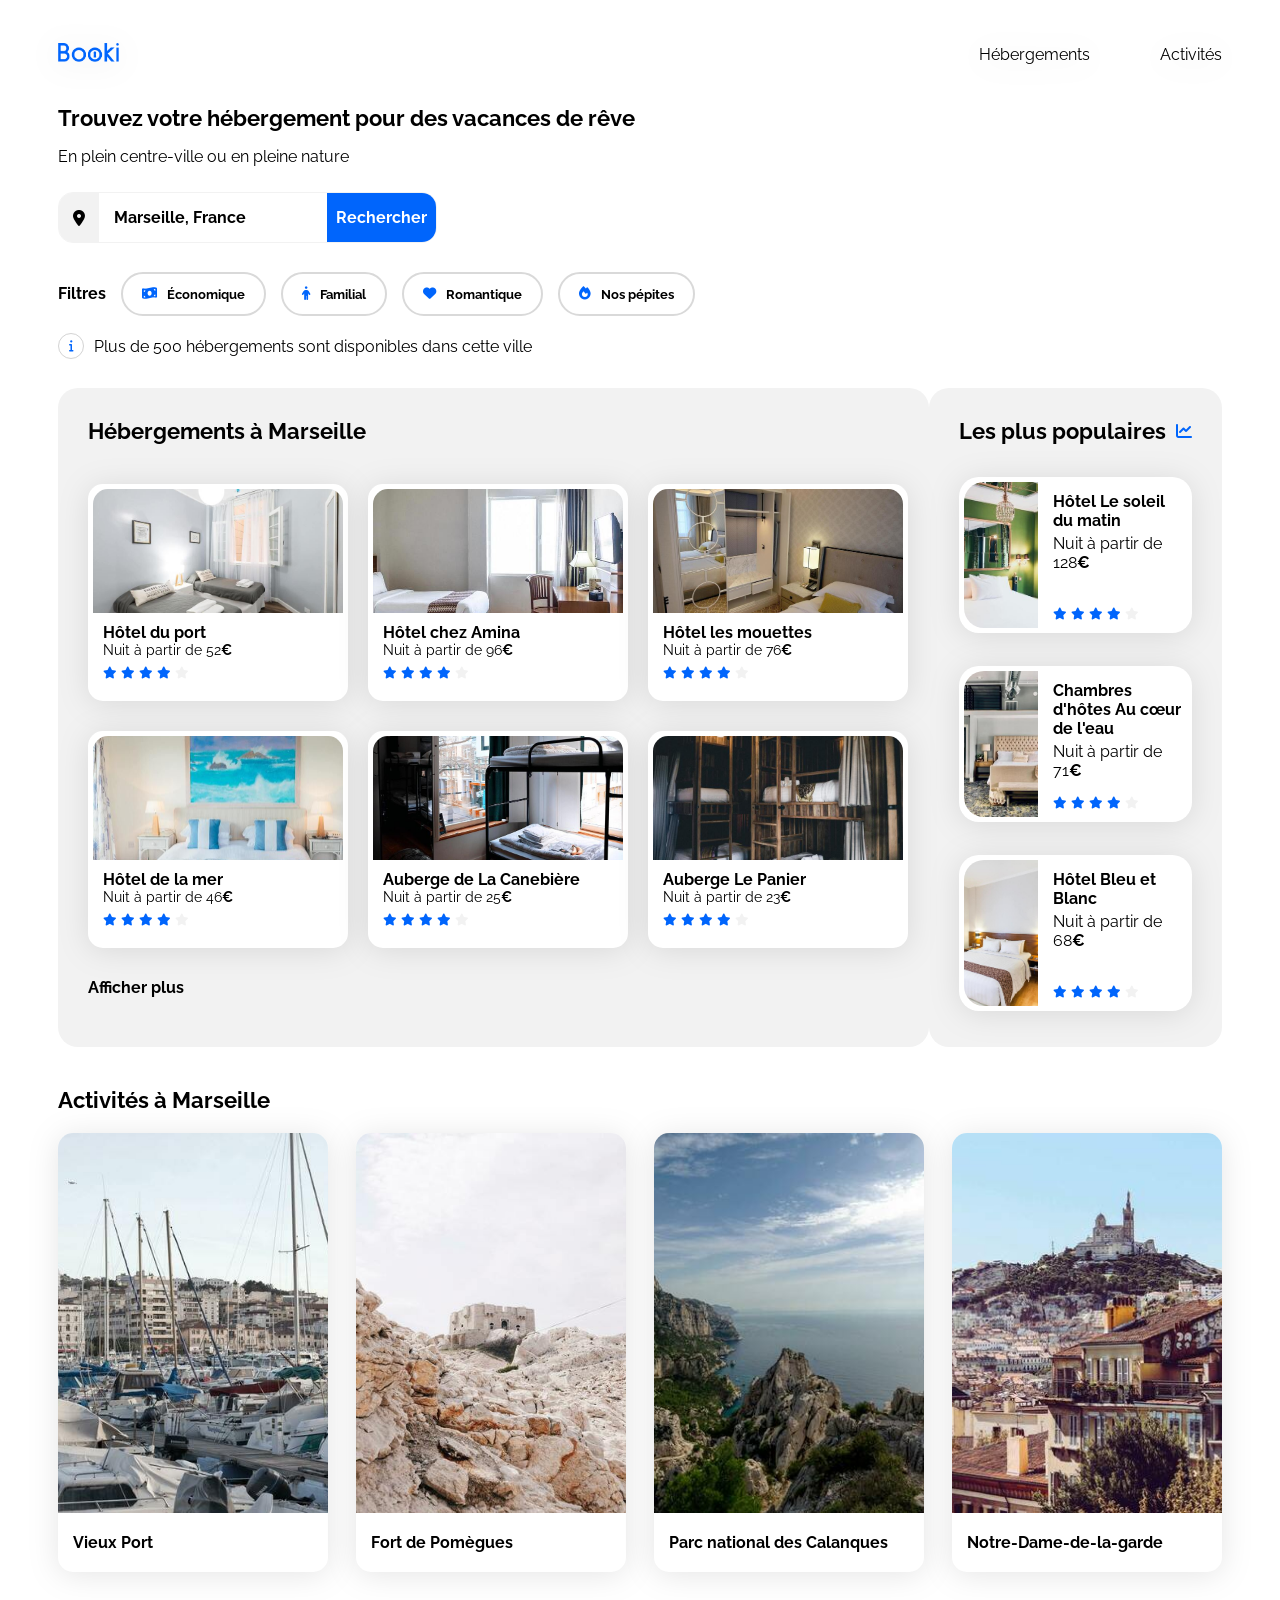
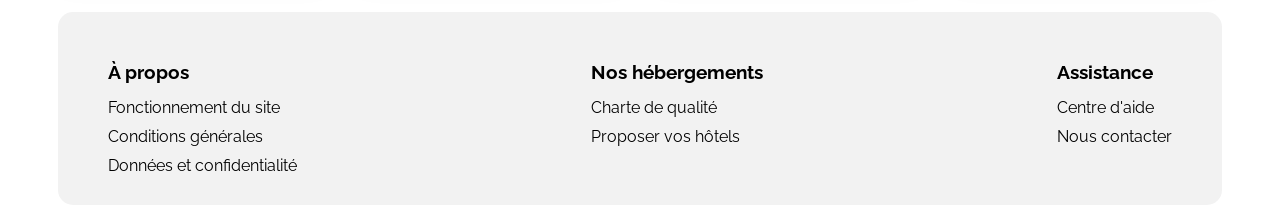
<file: index.html>
<!DOCTYPE html>
<html lang="fr">

<head>
    <meta charset="UTF-8">
    <meta name="viewport" content="width=device-width, initial-scale=1.0">
    <title>Booki</title>
    <!-- Polices Google -->
    <link rel="preconnect" href="https://fonts.googleapis.com">
    <link rel="preconnect" href="https://fonts.gstatic.com" crossorigin>
    <link href="https://fonts.googleapis.com/css2?family=Raleway:wght@400;500;700&display=swap" rel="stylesheet">
    <!-- Icônes Font Awesome -->
    <link rel="stylesheet" href="https://cdnjs.cloudflare.com/ajax/libs/font-awesome/6.2.1/css/all.min.css"
        integrity="sha512-MV7K8+y+gLIBoVD59lQIYicR65iaqukzvf/nwasF0nqhPay5w/9lJmVM2hMDcnK1OnMGCdVK+iQrJ7lzPJQd1w=="
        crossorigin="anonymous" referrerpolicy="no-referrer" >
    <!-- Feuille de style -->
    <link rel="stylesheet" href="./css/style.css">
</head>

<body>
    <div class="main-container">

        <!-- HEADER : logo + navigation -->
     <header>
            <a href="index.html">
                <img src="images/logo/Booki.png" alt="Logo booki" class="logo">
            </a>
            <nav>
                <a href="#hebergements">Hébergements</a>
                <a href="#activites">Activités</a>
            </nav>
     </header>

     <main>

            <!-- HERO : titre, barre de recherche, filtres et info -->
            <div class="hero">

                <!-- Titre et sous-titre -->
                <section class="intro">
                    <h1>Trouvez votre hébergement pour des vacances de rêve</h1>
                    <p>En plein centre-ville ou en pleine nature</p>
                </section>

                <!-- Barre de recherche -->
                <form action="#" class="search-bar">
                    <i class="fa-solid fa-location-dot" aria-hidden="true"></i>
                    <input type="text" placeholder="Marseille, France" aria-label="Rechercher une destination">
                    <i class="fa-solid fa-magnifying-glass"></i>
                    <button type="submit">Rechercher</button>
                </form>

                <!-- Boutons de filtre -->
                <div class="filtres">
                    <span>Filtres</span>
                    <button class="filtre">
                       <i class="fa-solid fa-money-bill-wave" aria-hidden="true"></i>
                        Économique
                    </button>
                    <button class="filtre">
                        <i class="fa-solid fa-person" aria-hidden="true"></i>
                        Familial
                    </button>
                    <button class="filtre">
                        <i class="fa-solid fa-heart" aria-hidden="true"></i>
                        Romantique
                    </button>
                    <button class="filtre">
                        <i class="fa-solid fa-fire" aria-hidden="true"></i>
                        Nos pépites
                    </button>
                </div>

                <!-- Info nombre de logements -->
                <div class="info">
                    <i class="fa-solid fa-info" aria-hidden="true"></i>
                    <p>Plus de 500 hébergements sont disponibles dans cette ville</p>
                </div>

            </div>

            <!-- HÉBERGEMENTS ET POPULAIRES côte à côte -->
            <div class="hebergements-and-populaires">

                <!-- Grille des hébergements -->
                <section class="hebergements" id="hebergements">
                    <div class="hebergements-title">
                        <h2 class="section-title">Hébergements à Marseille</h2>
                    </div>
                    <div class="hebergements-cards">
                        <a href="#">
                            <article class="card">
                                <img src="images/hebergements/fred-kleber.jpg" alt="Image de la chambre d'hôtel avec deux lits">
                                <div class="card-content">
                                    <div class="card-txt">
                                        <h3 class="card-title">Hôtel du port</h3>
                                        <p class="card-subtitle">Nuit à partir de 52<span class="euro">€</span></p>
                                    </div>
                                    <div class="card-rating">
                                        <i class="fa-xs fa-solid fa-star" aria-hidden="true"></i>
                                        <i class="fa-xs fa-solid fa-star" aria-hidden="true"></i>
                                        <i class="fa-xs fa-solid fa-star" aria-hidden="true"></i>
                                        <i class="fa-xs fa-solid fa-star" aria-hidden="true"></i>
                                        <i class="fa-xs fa-solid fa-star neutral-star" aria-hidden="true"></i>
                                        <span class="sr-only">Note de 4 sur 5</span>
                                    </div>
                                </div>
                            </article>
                        </a>
                        <a href="#">
                            <article class="card">
                                <img src="images/hebergements/febrian-zakaria.jpg" alt="Image de la chambre d'hôtel montrant un lit">
                                <div class="card-content">
                                    <div class="card-txt">
                                        <h3 class="card-title">Hôtel chez Amina</h3>
                                        <p class="card-subtitle">Nuit à partir de 96<span class="euro">€</span></p>
                                    </div>
                                    <div class="card-rating">
                                        <i class="fa-xs fa-solid fa-star" aria-hidden="true"></i>
                                        <i class="fa-xs fa-solid fa-star" aria-hidden="true"></i>
                                        <i class="fa-xs fa-solid fa-star" aria-hidden="true"></i>
                                        <i class="fa-xs fa-solid fa-star" aria-hidden="true"></i>
                                        <i class="fa-xs fa-solid fa-star neutral-star" aria-hidden="true"></i>
                                        <span class="sr-only">Note de 4 sur 5</span>
                                    </div>
                                </div>
                            </article>
                        </a>
                        <a href="#">
                            <article class="card">
                                <img src="images/hebergements/reisetopia.jpg" alt="Image de la chambre d'hôtel montrant un lit">
                                <div class="card-content">
                                    <div class="card-txt">
                                        <h3 class="card-title">Hôtel les mouettes</h3>
                                        <p class="card-subtitle">Nuit à partir de 76<span class="euro">€</span></p>
                                    </div>
                                    <div class="card-rating">
                                        <i class="fa-xs fa-solid fa-star" aria-hidden="true"></i>
                                        <i class="fa-xs fa-solid fa-star" aria-hidden="true"></i>
                                        <i class="fa-xs fa-solid fa-star" aria-hidden="true"></i>
                                        <i class="fa-xs fa-solid fa-star" aria-hidden="true"></i>
                                        <i class="fa-xs fa-solid fa-star neutral-star" aria-hidden="true"></i>
                                        <span class="sr-only">Note de 4 sur 5</span>
                                    </div>
                                </div>
                            </article>
                        </a>
                        <a href="#">
                            <article class="card">
                                <img src="images/hebergements/annie-spratt.jpg" alt="Image de la chambre d'hôtel montrant un lit">
                                <div class="card-content">
                                    <div class="card-txt">
                                        <h3 class="card-title">Hôtel de la mer</h3>
                                        <p class="card-subtitle">Nuit à partir de 46<span class="euro">€</span></p>
                                    </div>
                                    <div class="card-rating">
                                        <i class="fa-xs fa-solid fa-star" aria-hidden="true"></i>
                                        <i class="fa-xs fa-solid fa-star" aria-hidden="true"></i>
                                        <i class="fa-xs fa-solid fa-star" aria-hidden="true"></i>
                                        <i class="fa-xs fa-solid fa-star" aria-hidden="true"></i>
                                        <i class="fa-xs fa-solid fa-star neutral-star" aria-hidden="true"></i>
                                        <span class="sr-only">Note de 4 sur 5</span>
                                    </div>
                                </div>
                            </article>
                        </a>
                        <a href="#">
                            <article class="card">
                                <img src="images/hebergements/marcus-loke.jpg" alt="Image de la chambre d'hôtel montrant un lit">
                                <div class="card-content">
                                    <div class="card-txt">
                                        <h3 class="card-title">Auberge de La Canebière</h3>
                                        <p class="card-subtitle">Nuit à partir de 25<span class="euro">€</span></p>
                                    </div>
                                    <div class="card-rating">
                                        <i class="fa-xs fa-solid fa-star" aria-hidden="true"></i>
                                        <i class="fa-xs fa-solid fa-star" aria-hidden="true"></i>
                                        <i class="fa-xs fa-solid fa-star" aria-hidden="true"></i>
                                        <i class="fa-xs fa-solid fa-star" aria-hidden="true"></i>
                                        <i class="fa-xs fa-solid fa-star neutral-star" aria-hidden="true"></i>
                                        <span class="sr-only">Note de 4 sur 5</span>
                                    </div>
                                </div>
                            </article>
                        </a>
                        <a href="#">
                            <article class="card">
                                <img src="images/hebergements/nicate-lee.jpg" alt="Image de la chambre d'hôtel montrant un lit">
                                <div class="card-content">
                                    <div class="card-txt">
                                        <h3 class="card-title">Auberge Le Panier</h3>
                                        <p class="card-subtitle">Nuit à partir de 23<span class="euro">€</span></p>
                                    </div>
                                    <div class="card-rating">
                                        <i class="fa-xs fa-solid fa-star" aria-hidden="true"></i>
                                        <i class="fa-xs fa-solid fa-star" aria-hidden="true"></i>
                                        <i class="fa-xs fa-solid fa-star" aria-hidden="true"></i>
                                        <i class="fa-xs fa-solid fa-star" aria-hidden="true"></i>
                                        <i class="fa-xs fa-solid fa-star neutral-star" aria-hidden="true"></i>
                                        <span class="sr-only">Note de 4 sur 5</span>
                                    </div>
                                </div>
                            </article>
                        </a>
                        <a href="#" class="afficher-plus">Afficher plus</a>
                    </div>
                </section>

                <!-- Les plus populaires -->
                <section class="populaires">
                    <div class="populaires-title">
                        <h2 class="section-title">Les plus populaires</h2>
                        <i class="fa-solid fa-chart-line" aria-hidden="true"></i>
                    </div>
                    <div class="populaires-cards">
                        <a href="#">
                            <article class="card">
                                <img src="./images/hebergements/emile-guillemot.jpg" alt="Image de la chambre d'hôtel montrant un lit">
                                <div class="card-content">
                                    <div class="card-txt">
                                        <h3 class="card-title">Hôtel Le soleil du matin</h3>
                                        <p class="card-subtitle">Nuit à partir de 128<span class="euro">€</span></p>
                                    </div>
                                    <div class="card-rating">
                                        <i class="fa-xs fa-solid fa-star" aria-hidden="true"></i>
                                        <i class="fa-xs fa-solid fa-star" aria-hidden="true"></i>
                                        <i class="fa-xs fa-solid fa-star" aria-hidden="true"></i>
                                        <i class="fa-xs fa-solid fa-star" aria-hidden="true"></i>
                                        <i class="fa-xs fa-solid fa-star neutral-star" aria-hidden="true"></i>
                                        <span class="sr-only">Note de 4 sur 5</span>
                                    </div>
                                </div>
                            </article>
                        </a>
                        <a href="#">
                            <article class="card">
                                <img src="./images/hebergements/aw-creative.jpg" alt="Image de la chambre d'hôtel montrant un lit">
                                <div class="card-content">
                                    <div class="card-txt">
                                        <h3 class="card-title">Chambres d'hôtes Au cœur de l'eau</h3>
                                        <p class="card-subtitle">Nuit à partir de 71<span class="euro">€</span></p>
                                    </div>
                                    <div class="card-rating">
                                        <i class="fa-xs fa-solid fa-star" aria-hidden="true"></i>
                                        <i class="fa-xs fa-solid fa-star" aria-hidden="true"></i>
                                        <i class="fa-xs fa-solid fa-star" aria-hidden="true"></i>
                                        <i class="fa-xs fa-solid fa-star" aria-hidden="true"></i>
                                        <i class="fa-xs fa-solid fa-star neutral-star" aria-hidden="true"></i>
                                        <span class="sr-only">Note de 4 sur 5</span>
                                    </div>
                                </div>
                            </article>
                        </a>
                        <a href="#">
                            <article class="card">
                                <img src="./images/hebergements/febrian-zakaria2.jpg" alt="Image de la chambre d'hôtel montrant un lit">
                                <div class="card-content">
                                    <div class="card-txt">
                                        <h3 class="card-title">Hôtel Bleu et Blanc</h3>
                                        <p class="card-subtitle">Nuit à partir de 68<span class="euro">€</span></p>
                                    </div>
                                    <div class="card-rating">
                                        <i class="fa-xs fa-solid fa-star" aria-hidden="true"></i>
                                        <i class="fa-xs fa-solid fa-star" aria-hidden="true"></i>
                                        <i class="fa-xs fa-solid fa-star" aria-hidden="true"></i>
                                        <i class="fa-xs fa-solid fa-star" aria-hidden="true"></i>
                                        <i class="fa-xs fa-solid fa-star neutral-star" aria-hidden="true"></i>
                                        <span class="sr-only">Note de 4 sur 5</span>
                                    </div>
                                </div>
                            </article>
                        </a>
                    </div>
                </section>

            </div>

            <!-- ACTIVITÉS -->
            <section class="activites" id="activites">
                <div class="activites-title">
                    <h2 class="section-title">Activités à Marseille</h2>
                </div>
                <div class="activites-cards">
                    <a href="#">
                        <article class="card">
                            <img src="./images/activites/reno-laithienne.jpg" alt="Image du vieux port">
                            <div class="card-content">
                                <div class="card-txt">
                                    <h3 class="card-title">Vieux Port</h3>
                                </div>
                            </div>
                        </article>
                    </a>
                    <a href="#">
                        <article class="card">
                            <img src="./images/activites/paul-hermann.jpg" alt="Image du fort de Pomègues">
                            <div class="card-content">
                                <div class="card-txt">
                                    <h3 class="card-title">Fort de Pomègues</h3>
                                </div>
                            </div>
                        </article>
                    </a>
                    <a href="#">
                        <article class="card">
                            <img src="./images/activites/kilyan-sockalingum.jpg" alt="Image du parc national des Calanques">
                            <div class="card-content">
                                <div class="card-txt">
                                    <h3 class="card-title">Parc national des Calanques</h3>
                                </div>
                            </div>
                        </article>
                    </a>
                    <a href="#">
                        <article class="card">
                            <img src="./images/activites/florian-wehde.jpg" alt="Image de Notre-Dame-de-la-Garde">
                            <div class="card-content">
                                <div class="card-txt">
                                    <h3 class="card-title">Notre-Dame-de-la-garde</h3>
                                </div>
                            </div>
                        </article>
                    </a>
                </div>
            </section>

     </main>

        <!-- FOOTER : liens utiles en 3 colonnes -->
     <footer>
            <div class="footer-content">
                <div class="a-propos">
                    <h3 class="footer-title"><strong>À propos</strong></h3>
                    <ul>
                        <li><a href="#">Fonctionnement du site</a></li>
                        <li><a href="#">Conditions générales</a></li>
                        <li><a href="#">Données et confidentialité</a></li>
                    </ul>
                </div>
                <div class="nos-hebergements">
                    <h3 class="footer-title"><strong>Nos hébergements</strong></h3>
                    <ul>
                        <li><a href="#">Charte de qualité</a></li>
                        <li><a href="#">Proposer vos hôtels</a></li>
                    </ul>
                </div>
                <div class="assistance">
                    <h3 class="footer-title"><strong>Assistance</strong></h3>
                    <ul>
                        <li><a href="#">Centre d'aide</a></li>
                        <li><a href="#">Nous contacter</a></li>
                    </ul>
                </div>
            </div>
     </footer>

    </div>
</body>
</html>
</file>
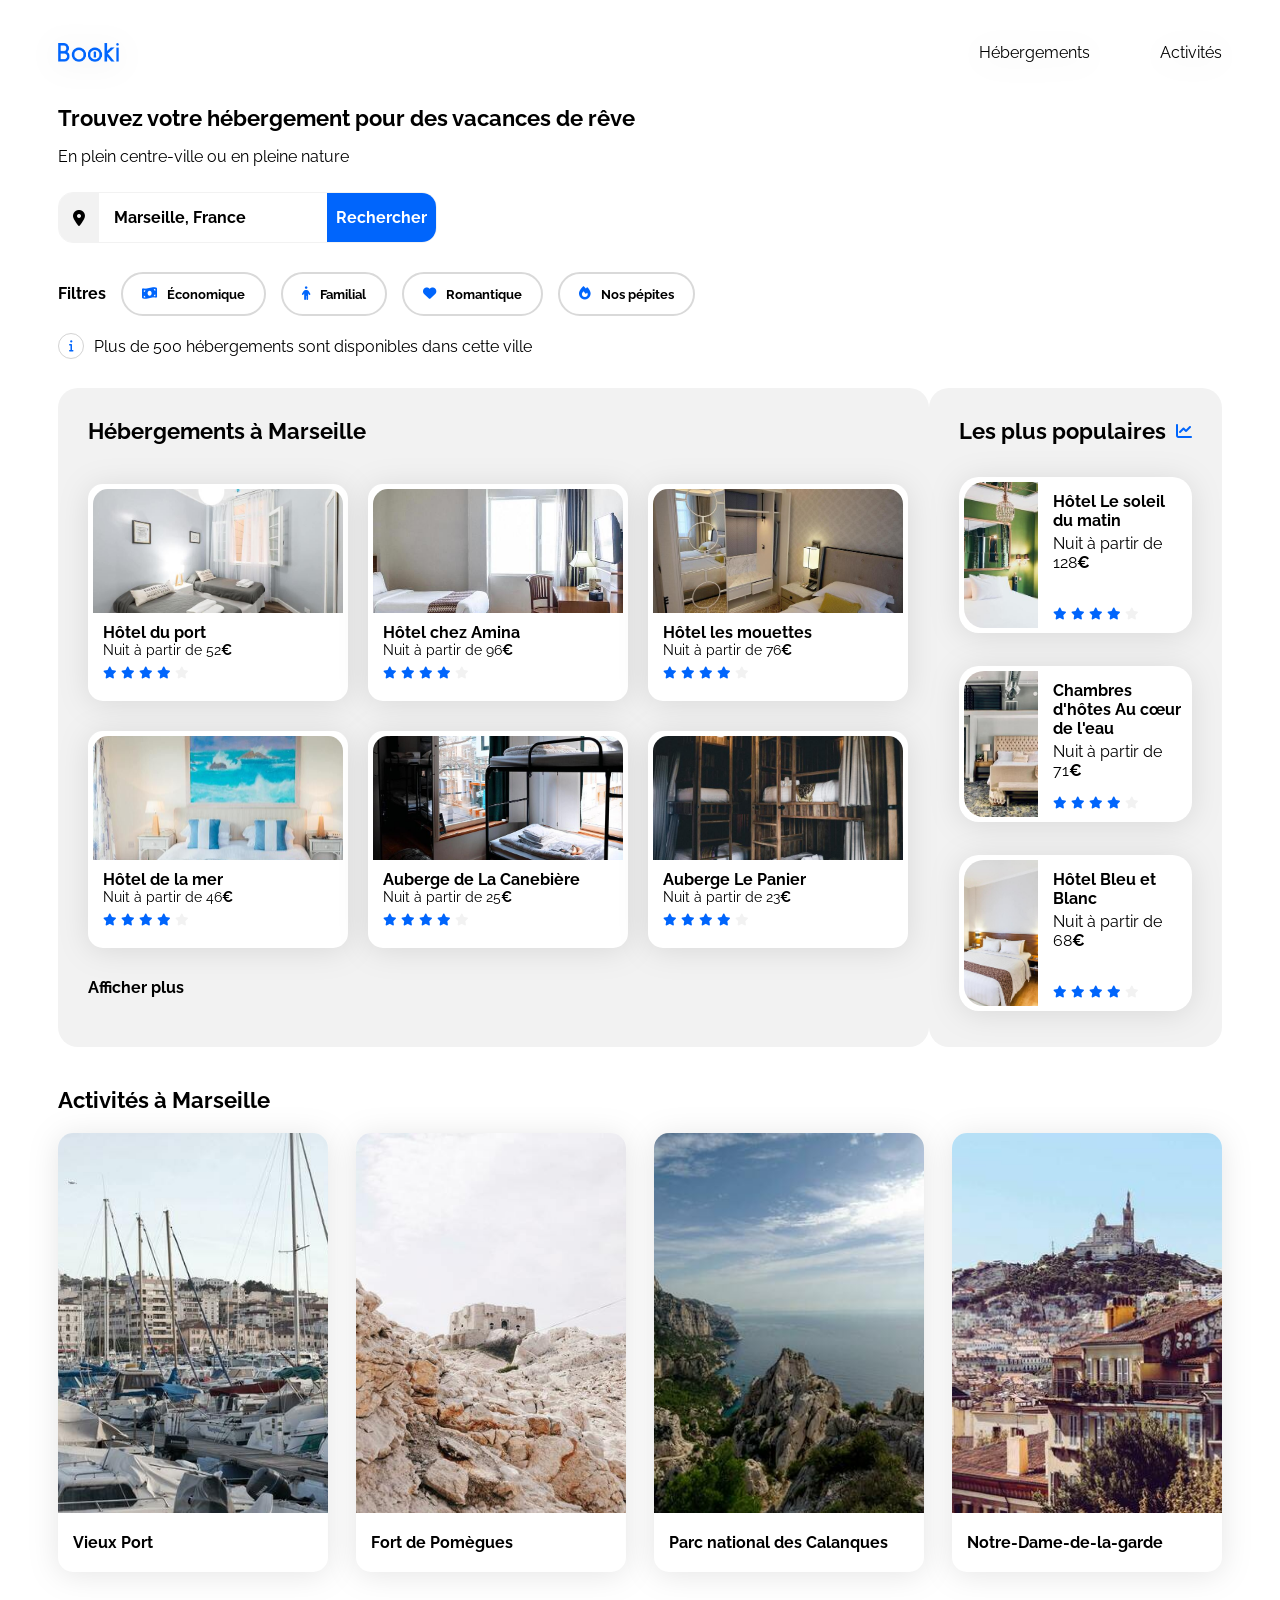
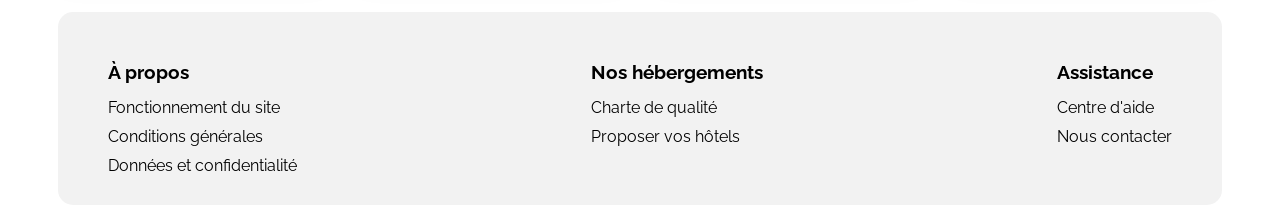
<file: booki-starter-code-master/index.html>
<!DOCTYPE html>
<html lang="fr">

<head>
    <meta charset="UTF-8">
    <meta name="viewport" content="width=device-width, initial-scale=1.0">
    <title>Booki</title>
    <!-- Polices Google -->
    <link rel="preconnect" href="https://fonts.googleapis.com">
    <link rel="preconnect" href="https://fonts.gstatic.com" crossorigin>
    <link href="https://fonts.googleapis.com/css2?family=Raleway:wght@400;500;700&display=swap" rel="stylesheet">
    <!-- Icônes Font Awesome -->
    <link rel="stylesheet" href="https://cdnjs.cloudflare.com/ajax/libs/font-awesome/6.2.1/css/all.min.css"
        integrity="sha512-MV7K8+y+gLIBoVD59lQIYicR65iaqukzvf/nwasF0nqhPay5w/9lJmVM2hMDcnK1OnMGCdVK+iQrJ7lzPJQd1w=="
        crossorigin="anonymous" referrerpolicy="no-referrer" />
    <!-- Feuille de style -->
    <link rel="stylesheet" href="./css/style.css">
</head>

<body>
    <div class="main-container">

        <!-- HEADER : logo + navigation -->
     <header>
            <a href="index.html">
                <img src="images/logo/Booki.png" alt="Logo booki" class="logo">
            </a>
            <nav>
                <a href="#hebergements">Hébergements</a>
                <a href="#activites">Activités</a>
            </nav>
     </header>

     <main>

            <!-- HERO : titre, barre de recherche, filtres et info -->
            <div class="hero">

                <!-- Titre et sous-titre -->
                <section class="intro">
                    <h1>Trouvez votre hébergement pour des vacances de rêve</h1>
                    <p>En plein centre-ville ou en pleine nature</p>
                </section>

                <!-- Barre de recherche -->
                <form action="#" class="search-bar">
                    <i class="fa-solid fa-location-dot" aria-hidden="true"></i>
                    <input type="text" placeholder="Marseille, France" aria-label="Rechercher une destination">
                    <i class="fa-solid fa-magnifying-glass"></i>
                    <button type="submit">Rechercher</button>
                </form>

                <!-- Boutons de filtre -->
                <div class="filtres">
                    <span>Filtres</span>
                    <button class="filtre">
                       <i class="fa-solid fa-money-bill-wave"aria-hidden="true"></i>
                        Économique
                    </button>
                    <button class="filtre">
                        <i class="fa-solid fa-person" aria-hidden="true"></i>
                        Familial
                    </button>
                    <button class="filtre">
                        <i class="fa-solid fa-heart" aria-hidden="true"></i>
                        Romantique
                    </button>
                    <button class="filtre">
                        <i class="fa-solid fa-fire" aria-hidden="true"></i>
                        Nos pépites
                    </button>
                </div>

                <!-- Info nombre de logements -->
                <div class="info">
                    <i class="fa-solid fa-info" aria-hidden="true"></i>
                    <p>Plus de 500 hébergements sont disponibles dans cette ville</p>
                </div>

            </div>

            <!-- HÉBERGEMENTS ET POPULAIRES côte à côte -->
            <div class="hebergements-and-populaires">

                <!-- Grille des hébergements -->
                <section class="hebergements" id="hebergements">
                    <div class="hebergements-title">
                        <h2 class="section-title">Hébergements à Marseille</h2>
                    </div>
                    <div class="hebergements-cards">
                        <a href="#">
                            <article class="card">
                                <img src="images/hebergements/fred-kleber.jpg" alt="Image de la chambre d'hôtel avec deux lits">
                                <div class="card-content">
                                    <div class="card-txt">
                                        <h3 class="card-title">Hôtel du port</h3>
                                        <p class="card-subtitle">Nuit à partir de 52<span class="euro">€</span></p>
                                    </div>
                                    <div class="card-rating">
                                        <i class="fa-xs fa-solid fa-star" aria-hidden="true"></i>
                                        <i class="fa-xs fa-solid fa-star" aria-hidden="true"></i>
                                        <i class="fa-xs fa-solid fa-star" aria-hidden="true"></i>
                                        <i class="fa-xs fa-solid fa-star" aria-hidden="true"></i>
                                        <i class="fa-xs fa-solid fa-star neutral-star" aria-hidden="true"></i>
                                        <span class="sr-only">Note de 4 sur 5</span>
                                    </div>
                                </div>
                            </article>
                        </a>
                        <a href="#">
                            <article class="card">
                                <img src="images/hebergements/febrian-zakaria.jpg" alt="Image de la chambre d'hôtel montrant un lit">
                                <div class="card-content">
                                    <div class="card-txt">
                                        <h3 class="card-title">Hôtel chez Amina</h3>
                                        <p class="card-subtitle">Nuit à partir de 96<span class="euro">€</span></p>
                                    </div>
                                    <div class="card-rating">
                                        <i class="fa-xs fa-solid fa-star" aria-hidden="true"></i>
                                        <i class="fa-xs fa-solid fa-star" aria-hidden="true"></i>
                                        <i class="fa-xs fa-solid fa-star" aria-hidden="true"></i>
                                        <i class="fa-xs fa-solid fa-star" aria-hidden="true"></i>
                                        <i class="fa-xs fa-solid fa-star neutral-star" aria-hidden="true"></i>
                                        <span class="sr-only">Note de 4 sur 5</span>
                                    </div>
                                </div>
                            </article>
                        </a>
                        <a href="#">
                            <article class="card">
                                <img src="images/hebergements/reisetopia.jpg" alt="Image de la chambre d'hôtel montrant un lit">
                                <div class="card-content">
                                    <div class="card-txt">
                                        <h3 class="card-title">Hôtel les mouettes</h3>
                                        <p class="card-subtitle">Nuit à partir de 76<span class="euro">€</span></p>
                                    </div>
                                    <div class="card-rating">
                                        <i class="fa-xs fa-solid fa-star" aria-hidden="true"></i>
                                        <i class="fa-xs fa-solid fa-star" aria-hidden="true"></i>
                                        <i class="fa-xs fa-solid fa-star" aria-hidden="true"></i>
                                        <i class="fa-xs fa-solid fa-star" aria-hidden="true"></i>
                                        <i class="fa-xs fa-solid fa-star neutral-star" aria-hidden="true"></i>
                                        <span class="sr-only">Note de 4 sur 5</span>
                                    </div>
                                </div>
                            </article>
                        </a>
                        <a href="#">
                            <article class="card">
                                <img src="images/hebergements/annie-spratt.jpg" alt="Image de la chambre d'hôtel montrant un lit">
                                <div class="card-content">
                                    <div class="card-txt">
                                        <h3 class="card-title">Hôtel de la mer</h3>
                                        <p class="card-subtitle">Nuit à partir de 46<span class="euro">€</span></p>
                                    </div>
                                    <div class="card-rating">
                                        <i class="fa-xs fa-solid fa-star" aria-hidden="true"></i>
                                        <i class="fa-xs fa-solid fa-star" aria-hidden="true"></i>
                                        <i class="fa-xs fa-solid fa-star" aria-hidden="true"></i>
                                        <i class="fa-xs fa-solid fa-star" aria-hidden="true"></i>
                                        <i class="fa-xs fa-solid fa-star neutral-star" aria-hidden="true"></i>
                                        <span class="sr-only">Note de 4 sur 5</span>
                                    </div>
                                </div>
                            </article>
                        </a>
                        <a href="#">
                            <article class="card">
                                <img src="images/hebergements/marcus-loke.jpg" alt="Image de la chambre d'hôtel montrant un lit">
                                <div class="card-content">
                                    <div class="card-txt">
                                        <h3 class="card-title">Auberge de La Canebière</h3>
                                        <p class="card-subtitle">Nuit à partir de 25<span class="euro">€</span></p>
                                    </div>
                                    <div class="card-rating">
                                        <i class="fa-xs fa-solid fa-star" aria-hidden="true"></i>
                                        <i class="fa-xs fa-solid fa-star" aria-hidden="true"></i>
                                        <i class="fa-xs fa-solid fa-star" aria-hidden="true"></i>
                                        <i class="fa-xs fa-solid fa-star" aria-hidden="true"></i>
                                        <i class="fa-xs fa-solid fa-star neutral-star" aria-hidden="true"></i>
                                        <span class="sr-only">Note de 4 sur 5</span>
                                    </div>
                                </div>
                            </article>
                        </a>
                        <a href="#">
                            <article class="card">
                                <img src="images/hebergements/nicate-lee.jpg" alt="Image de la chambre d'hôtel montrant un lit">
                                <div class="card-content">
                                    <div class="card-txt">
                                        <h3 class="card-title">Auberge Le Panier</h3>
                                        <p class="card-subtitle">Nuit à partir de 23<span class="euro">€</span></p>
                                    </div>
                                    <div class="card-rating">
                                        <i class="fa-xs fa-solid fa-star" aria-hidden="true"></i>
                                        <i class="fa-xs fa-solid fa-star" aria-hidden="true"></i>
                                        <i class="fa-xs fa-solid fa-star" aria-hidden="true"></i>
                                        <i class="fa-xs fa-solid fa-star" aria-hidden="true"></i>
                                        <i class="fa-xs fa-solid fa-star neutral-star" aria-hidden="true"></i>
                                        <span class="sr-only">Note de 4 sur 5</span>
                                    </div>
                                </div>
                            </article>
                        </a>
                        <a href="#" class="afficher-plus">Afficher plus</a>
                    </div>
                </section>

                <!-- Les plus populaires -->
                <section class="populaires">
                    <div class="populaires-title">
                        <h2 class="section-title">Les plus populaires</h2>
                        <i class="fa-solid fa-chart-line" aria-hidden="true"></i>
                    </div>
                    <div class="populaires-cards">
                        <a href="#">
                            <article class="card">
                                <img src="./images/hebergements/emile-guillemot.jpg" alt="Image de la chambre d'hôtel montrant un lit">
                                <div class="card-content">
                                    <div class="card-txt">
                                        <h3 class="card-title">Hôtel Le soleil du matin</h3>
                                        <p class="card-subtitle">Nuit à partir de 128<span class="euro">€</span></p>
                                    </div>
                                    <div class="card-rating">
                                        <i class="fa-xs fa-solid fa-star" aria-hidden="true"></i>
                                        <i class="fa-xs fa-solid fa-star" aria-hidden="true"></i>
                                        <i class="fa-xs fa-solid fa-star" aria-hidden="true"></i>
                                        <i class="fa-xs fa-solid fa-star" aria-hidden="true"></i>
                                        <i class="fa-xs fa-solid fa-star neutral-star" aria-hidden="true"></i>
                                        <span class="sr-only">Note de 4 sur 5</span>
                                    </div>
                                </div>
                            </article>
                        </a>
                        <a href="#">
                            <article class="card">
                                <img src="./images/hebergements/aw-creative.jpg" alt="Image de la chambre d'hôtel montrant un lit">
                                <div class="card-content">
                                    <div class="card-txt">
                                        <h3 class="card-title">Chambres d'hôtes Au cœur de l'eau</h3>
                                        <p class="card-subtitle">Nuit à partir de 71<span class="euro">€</span></p>
                                    </div>
                                    <div class="card-rating">
                                        <i class="fa-xs fa-solid fa-star" aria-hidden="true"></i>
                                        <i class="fa-xs fa-solid fa-star" aria-hidden="true"></i>
                                        <i class="fa-xs fa-solid fa-star" aria-hidden="true"></i>
                                        <i class="fa-xs fa-solid fa-star" aria-hidden="true"></i>
                                        <i class="fa-xs fa-solid fa-star neutral-star" aria-hidden="true"></i>
                                        <span class="sr-only">Note de 4 sur 5</span>
                                    </div>
                                </div>
                            </article>
                        </a>
                        <a href="#">
                            <article class="card">
                                <img src="./images/hebergements/febrian-zakaria2.jpg" alt="Image de la chambre d'hôtel montrant un lit">
                                <div class="card-content">
                                    <div class="card-txt">
                                        <h3 class="card-title">Hôtel Bleu et Blanc</h3>
                                        <p class="card-subtitle">Nuit à partir de 68<span class="euro">€</span></p>
                                    </div>
                                    <div class="card-rating">
                                        <i class="fa-xs fa-solid fa-star" aria-hidden="true"></i>
                                        <i class="fa-xs fa-solid fa-star" aria-hidden="true"></i>
                                        <i class="fa-xs fa-solid fa-star" aria-hidden="true"></i>
                                        <i class="fa-xs fa-solid fa-star" aria-hidden="true"></i>
                                        <i class="fa-xs fa-solid fa-star neutral-star" aria-hidden="true"></i>
                                        <span class="sr-only">Note de 4 sur 5</span>
                                    </div>
                                </div>
                            </article>
                        </a>
                    </div>
                </section>

            </div>

            <!-- ACTIVITÉS -->
            <section class="activites" id="activites">
                <div class="activites-title">
                    <h2 class="section-title">Activités à Marseille</h2>
                </div>
                <div class="activites-cards">
                    <a href="#">
                        <article class="card">
                            <img src="./images/activites/reno-laithienne.jpg" alt="Image du vieux port">
                            <div class="card-content">
                                <div class="card-txt">
                                    <h3 class="card-title">Vieux Port</h3>
                                </div>
                            </div>
                        </article>
                    </a>
                    <a href="#">
                        <article class="card">
                            <img src="./images/activites/paul-hermann.jpg" alt="Image du fort de Pomègues">
                            <div class="card-content">
                                <div class="card-txt">
                                    <h3 class="card-title">Fort de Pomègues</h3>
                                </div>
                            </div>
                        </article>
                    </a>
                    <a href="#">
                        <article class="card">
                            <img src="./images/activites/kilyan-sockalingum.jpg" alt="Image du parc national des Calanques">
                            <div class="card-content">
                                <div class="card-txt">
                                    <h3 class="card-title">Parc national des Calanques</h3>
                                </div>
                            </div>
                        </article>
                    </a>
                    <a href="#">
                        <article class="card">
                            <img src="./images/activites/florian-wehde.jpg" alt="Image de Notre-Dame-de-la-Garde">
                            <div class="card-content">
                                <div class="card-txt">
                                    <h3 class="card-title">Notre-Dame-de-la-garde</h3>
                                </div>
                            </div>
                        </article>
                    </a>
                </div>
            </section>

     </main>

        <!-- FOOTER : liens utiles en 3 colonnes -->
     <footer>
            <div class="footer-content">
                <div class="a-propos">
                    <h3 class="footer-title"><strong>À propos</strong></h3>
                    <ul>
                        <li><a href="#">Fonctionnement du site</a></li>
                        <li><a href="#">Conditions générales</a></li>
                        <li><a href="#">Données et confidentialité</a></li>
                    </ul>
                </div>
                <div class="nos-hebergements">
                    <h3 class="footer-title"><strong>Nos hébergements</strong></h3>
                    <ul>
                        <li><a href="#">Charte de qualité</a></li>
                        <li><a href="#">Proposer vos hôtels</a></li>
                    </ul>
                </div>
                <div class="assistance">
                    <h3 class="footer-title"><strong>Assistance</strong></h3>
                    <ul>
                        <li><a href="#">Centre d'aide</a></li>
                        <li><a href="#">Nous contacter</a></li>
                    </ul>
                </div>
            </div>
     </footer>

    </div>
</body>
</html>
</file>
<file: css/style.css>
/****** Variables et reset général ***********/

* {
    font-family: 'Raleway', sans-serif;
}

:root {
    --main-color: #0065FC;
    --main-bg-color: #F2F2F2;
    --filter-bg-color: #DEEBFF;
}

body {
    display: flex;
    justify-content: center;
    background-color: white;
}

/* Supprime la décoration des liens */
a {
    color: inherit;
    text-decoration: none;
}

/* Couleur bleue sur toutes les icônes Font Awesome */
.fa-solid {
    color: var(--main-color);
}

/* Étoile grisée pour la note */
.neutral-star {
    color: var(--main-bg-color);
}

/* Symbole euro en gras */
.euro {
    font-weight: 700;
}


/****** Conteneur principal ***********/

.main-container {
    width: 100%;
    max-width: 1440px;
    min-width: 320px;
    padding: 0 50px;
    box-sizing: border-box;
    font-family: 'Raleway', sans-serif;
}

/* Taille du logo */
.main-container img {
    display: flex;
    padding-top: 10px;
    width: 61px;
    height: 19px;
}


/****** Header ***********/

header {
    display: flex;
    flex-direction: row;
    justify-content: space-between;
    align-items: center;
    width: 100%;
    height: 79px;
    padding: 20px 0px;
    box-sizing: border-box;
    filter: drop-shadow(0px 3px 15px rgba(0, 0, 0, 0.1));
}

nav {
    display: flex;
    flex-direction: row;
    gap: 70px;
}

nav a {
    font-size: 16px;
    padding-bottom: 5px;
    padding-top: 15px;
    border-top: transparent 3px solid;
}

/* Soulignement bleu en haut au survol */
nav a:hover {
    color: #0065FC;
    border-top: #0065FC 3px solid;
    gap: 10px;
}


/****** Hero — titre et sous-titre ***********/

.intro {
    font-size: 16px;
    font-weight: 400;
}

.intro h1 {
    font-size: 22px;
    font-weight: bold;
    padding: 0;
    margin-bottom: 0px;
}

.intro p {
    padding-bottom: 10px;
}


/****** Hero — barre de recherche ***********/

.search-bar {
    display: flex;
    align-items: center;
    border: 1px solid #F2F2F2;
    border-radius: 15px;
    overflow: hidden;
    width: 377px;
    height: 49px;
    margin-top: auto;
}

/* Icône lieu à gauche */
.search-bar i {
    background-color: #F2F2F2;
    color: #000000;
    height: 100%;
    width: 50px;
    display: flex;
    align-items: center;
    justify-content: center;
}

/* Loupe cachée sur desktop, visible uniquement sur mobile */
.search-bar i.fa-magnifying-glass {
    display: none;
}

.search-bar input {
    border: none;
    outline: none;
    font-size: 16px;
    flex: 1;
    padding: 0 15px;
}

.search-bar input::placeholder {
    color: #000000;
    font-weight: bold;
}

.search-bar button {
    background-color: #0065FC;
    color: white;
    border: none;
    font-family: 'Raleway', sans-serif;
    font-size: 16px;
    font-weight: bold;
    width: 132px;
    height: 100%;
}


/****** Hero — filtres de recherche ***********/

.filtres {
    display: flex;
    flex-direction: row;
    gap: 15px;
    align-items: center;
    margin-top: 40px;
    margin-bottom: 20px;
    height: 21px;
}

.filtres span {
    font-weight: bold;
}

.filtres button {
    color: #000000;
    background-color: white;
    display: flex;
    align-items: center;
    font-family: 'Raleway', sans-serif;
    font-weight: bold;
    border: 2px solid #D9D9D9;
    padding: 12px 19px;
    border-radius: 25px;
    gap: 10px;
}

/* Fond bleu clair au survol */
.filtres button:hover {
    background-color: #DEEBFF;
}


/****** Hero — info nombre de logements ***********/

.info {
    display: flex;
    flex-direction: row;
    align-items: center;
    height: 24px;
    margin-top: 30px;
    margin-bottom: 30px;
    gap: 10px;
}

/* Icône info dans un cercle */
.info .fa-solid {
    background-color: white;
    border-radius: 50%;
    border: 1px solid lightgrey;
    width: 24px;
    height: 24px;
    display: flex;
    align-items: center;
    justify-content: center;
    font-size: 12px;
    flex-shrink: 0;
}

.info p {
    padding-left: 0;
}


/****** Style commun des cards ***********/

.card {
    background-color: white;
    border-radius: 20px;
    padding: 5px;
    filter: drop-shadow(0px 3px 15px rgba(0, 0, 0, 0.1));
}

.card img {
    object-fit: cover;
}

.card-title {
    font-size: 16px;
}

/* Titres de section partagés entre hébergements et activités */
.section-title {
    margin: 0;
    font-size: 22px;
}


/****** Hébergements et Populaires — mise en page côte à côte ***********/

.hebergements-and-populaires {
    display: flex;
    justify-content: space-between;
}

.hebergements-and-populaires section {
    background-color: var(--main-bg-color);
    border-radius: 20px;
    padding: 30px;
    box-sizing: border-box;
}


/****** Section hébergements ***********/

.hebergements {
    background-color: #F2F2F2;
    width: 871px;
    padding: 20px;
    border-radius: 15px;
}

.hebergements-title {
    font-weight: bold;
    font-size: 22px;
    margin-bottom: 20px;
}

/* Grille sur 3 colonnes */
.hebergements-cards {
    display: grid;
    grid-template-columns: 1fr 1fr 1fr;
    gap: 20px;
    padding-top: 10px;
    padding-bottom: 20px;
}

.hebergements-cards .card {
    width: 250px;
    height: 207px;
    border-radius: 15px;
    overflow: hidden;
}

.hebergements-cards img {
    width: 100%;
    height: 124px;
    object-fit: cover;
    border-radius: 15px 15px 0px 0px;
    padding: 0;
}

.hebergements-cards .card-content {
    display: flex;
    flex-direction: column;
    padding: 10px;
    gap: 5px;
}

.hebergements-cards .card-title {
    font-size: 16px;
    font-weight: 700;
    margin: 0;
}

.hebergements-cards .card-subtitle {
    font-size: 14px;
    margin: 0;
}

.hebergements-cards a {
    padding-top: 10px;
}

.afficher-plus {
    font-weight: bold;
}


/****** Section populaires ***********/

.populaires {
    width: 32%;
}

/* Titre avec icône tendance à droite */
.populaires-title {
    display: flex;
    justify-content: space-between;
    align-items: center;
}

.populaires-cards .card {
    display: flex;
    margin-top: 33px;
    height: 146px;
    border-radius: 20px;
    overflow: hidden;
}

.populaires-cards img {
    width: 33%;
    height: 146px;
    border-top-left-radius: 20px;
    border-bottom-left-radius: 20px;
    padding: 0;
}

.populaires-cards .card-content {
    width: 67%;
    padding-left: 15px;
    display: flex;
    flex-direction: column;
    justify-content: space-between;
    box-sizing: border-box;
}

.populaires-cards .card-title {
    margin-top: 10px;
    margin-bottom: 4px;
}

.populaires-cards .card-subtitle {
    margin: 0;
}

.populaires-cards .card-rating {
    margin-bottom: 5px;
}


/****** Section activités ***********/

.activites {
    margin-top: 40px;
    margin-bottom: 40px;
}

.activites-title h2 {
    font-weight: bold;
    font-size: 22px;
    margin-top: 20px;
    margin-bottom: 20px;
}

/* Grille sur 4 colonnes */
.activites-cards {
    display: grid;
    grid-template-columns: repeat(4, 1fr);
    gap: 27.5px;
}

.activites-cards .card {
    height: 439px;
    width: 100%;
    border-radius: 15px;
    overflow: hidden;
    padding: 0;
    filter: drop-shadow(0px 3px 15px rgba(0, 0, 0, 0.1));
}

.activites-cards .card img {
    width: 100%;
    height: 380px;
    object-fit: cover;
    border-radius: 0;
    padding: 0;
}

.activites-cards .card-content {
    display: flex;
    align-items: center;
    padding-left: 15px;
    height: 59px;
}


/****** Footer ***********/

footer {
    background-color: #F2F2F2;
    padding: 30px 50px;
    border-radius: 15px;
    margin-top: 40px;
}

/* 3 colonnes côte à côte */
.footer-content {
    display: flex;
    justify-content: space-between;
}

footer ul {
    list-style: none;
    padding: 0;
    margin: 0;
}

footer ul li {
    margin-top: 10px;
}

footer h3 {
    margin-bottom: 15px;
}


/****** Media queries ***********/

/* Tablette — jusqu'à 1024px */
@media (max-width: 1024px) {

    .filtres {
        flex-wrap: wrap;
        height: auto;
        gap: 10px;
    }

    .filtres span {
        width: 100%;
        font-weight: bold;
        font-size: 18px;
        padding-bottom: 10px;
    }

    .filtres button {
        height: 40px;
        width: auto;
    }

    /* Hébergements et populaires passent en colonne */
    .hebergements-and-populaires {
        flex-direction: column;
    }

    .hebergements {
        width: 100%;
    }

    .hebergements-cards {
        width: 100%;
    }

    .hebergements-cards .card {
        width: 100%;
    }

    /* Populaires en ligne sur tablette */
    .populaires {
        width: 100%;
        margin-top: 50px;
    }

    .populaires-cards {
        display: flex;
        flex-direction: row;
        justify-content: space-between;
    }

    .populaires-cards a {
        width: 30%;
    }

    .populaires-cards .card-title {
        font-size: 14px;
    }

    .populaires-cards .card-subtitle {
        font-size: 13px;
    }

    /* Images activités plus petites */
    .activites-cards .card {
        height: auto;
    }

    .activites-cards .card-content {
        height: 70px;
    }

    .activites-cards .card img {
        height: 200px;
    }
}

/* Mobile — moins de 768px */
@media (max-width: 767.98px) {

    * {
        box-sizing: border-box;
    }
    body {
        margin: 0;
    }
    .main-container {
        padding: 0;
        width: 100%;
    }

    .main-container img {
        padding-top: 0;
    }

    /* Header en colonne, logo puis nav */
    header {
        flex-direction: column;
        align-items: center;
        height: auto;
        padding: 20px 0 0 0;
    }

    /* Nav pleine largeur avec bordure grise en bas */
    nav {
        width: 100%;
        padding-top: 0;
        margin-top: 15px;
        justify-content: space-around;
        gap: 0;
        border-bottom: 3px solid #F2F2F2;
    }

    nav a {
        flex: 1;
        text-align: center;
        padding: 15px 0;
        border-bottom: none;
        margin-bottom: -3px;
        border-bottom: transparent 3px solid;
    }

    /* Survol : bordure bleue en bas sur mobile */
    nav a:hover {
        border-top: none;
        border-bottom: 3px solid #0065FC;
        color: #0065FC;
    }

    .hero {
        padding: 20px;
        width: 100%;
        padding-bottom: 0px;
    }

    /* Barre de recherche pleine largeur */
    .search-bar {
        width: 100%;
        height: 49px;
        overflow: visible;
    }

    /* Bouton "Rechercher" caché, remplacé par la loupe bleue */
    .search-bar button {
        display: none;
    }

    .search-bar i.fa-magnifying-glass {
        display: flex;
        color: white;
        background-color: #0065FC;
        border-radius: 15px;
        height: 49px;
        width: 49px;
        margin-left: auto;
        align-items: center;
        justify-content: center;
        box-shadow: 0px 5px 20px rgba(1, 10, 24, 0.5);
    }
    .search-bar i.fa-location-dot {
        border-radius: 15px 0 0 15px;
    }
    /* Filtres sur 2 colonnes */
    .filtres {
        flex-wrap: wrap;
        height: auto;
        gap: 10px;
        margin-bottom: 30px;
    }

    .filtres span {
        width: 100%;
        font-weight: bold;
        font-size: 18px;
    }

    .filtres button {
        display: flex;
        justify-items: center;
        height: 50px;
        width: 47%;
    }

    .info {
        margin-bottom: 0;
        margin-top: 20px;
    }

    /* Populaires affiché avant hébergements grâce à column-reverse */
    .hebergements-and-populaires {
        flex-direction: column-reverse;
        width: 100%;
    }

    .hebergements-and-populaires section {
        width: 100%;
        padding: 20px 0 20px 0;
        border-radius: 0;
        background-color: white;
    }

    /* Hébergements sur fond blanc en mobile */
    .hebergements {
        background-color: white;
    }

    .hebergements-title {
        padding-left: 10px;
    }

    .hebergements-cards {
        display: flex;
        flex-direction: column;
        gap: 15px;
        padding: 10px;
        width: 100%;
    }

    .hebergements-cards a {
        width: 100%;
        padding-top: 0;
    }

    .hebergements-cards .card {
        width: 100%;
        height: auto;
        display: flex;
        flex-direction: column;
        padding: 5px;
    }

    .hebergements-cards img {
        width: 100%;
        height: 124px;
        border-radius: 10px 10px 0 0;
    }

    .hebergements-cards .card-content {
        padding: 8px 10px;
        gap: 4px;
        width: 100%;
    }

    /* Populaires sur fond gris en mobile */
    .hebergements-and-populaires .populaires {
        background-color: #F2F2F2;
        height: 570px;
        width: 100%;
    }

    .populaires-title {
        padding-left: 10px;
        padding-bottom: 10px;
        padding-right: 10px;
    }

    .populaires-cards {
        display: flex;
        flex-direction: column;
        gap: 15px;
        padding: 10px;
    }

    .populaires-cards a {
        width: 100%;
    }

    .populaires-cards .card {
        width: 100%;
        height: auto;
        display: flex;
        flex-direction: row;
        padding: 5px;
        margin-top: 0;
    }

    .populaires-cards img {
        width: 40%;
        height: 146px;
        object-fit: cover;
        border-radius: 15px 0px 0px 15px;
    }

    .populaires-cards .card-content {
        width: 60%;
        padding: 10px 15px;
        display: flex;
        flex-direction: column;
        justify-content: space-between;
    }

    .populaires-cards .card-rating {
        margin-bottom: 0;
    }

    /* Activités en colonne sur mobile */
    .activites {
        margin: 0;
        padding: 20px;
        width: 100%;
    }

    .activites-title {
        padding: 0;
    }

    .activites-cards {
        display: flex;
        flex-direction: column;
        gap: 15px;
        padding: 0;
    }

    .activites-cards a {
        width: 100%;
    }

    .activites-cards .card {
        width: 100%;
        height: auto;
        padding: 0;
    }

    .activites-cards .card img {
        width: 100%;
        height: 145px;
        border-radius: 15px 15px 0 0;
    }

    .activites-cards .card-content {
        height: auto;
        padding: 15px;
    }

    /* Footer en colonne sur mobile */
    footer {
        padding: 15px 20px;
        border-radius: 0;
        width: 100%;
        margin-top: 0;
    }

    .footer-content {
        flex-direction: column;
        gap: 30px;
    }
}
</file>
<file: booki-starter-code-master/css/style.css>
/****** Variables et reset général ***********/

* {
    font-family: 'Raleway', sans-serif;
}

:root {
    --main-color: #0065FC;
    --main-bg-color: #F2F2F2;
    --filter-bg-color: #DEEBFF;
}

body {
    display: flex;
    justify-content: center;
    background-color: white;
}

/* Supprime la décoration des liens */
a {
    color: inherit;
    text-decoration: none;
}

/* Couleur bleue sur toutes les icônes Font Awesome */
.fa-solid {
    color: var(--main-color);
}

/* Étoile grisée pour la note */
.neutral-star {
    color: var(--main-bg-color);
}

/* Symbole euro en gras */
.euro {
    font-weight: 700;
}


/****** Conteneur principal ***********/

.main-container {
    width: 100%;
    max-width: 1440px;
    min-width: 320px;
    padding: 0 50px;
    box-sizing: border-box;
    font-family: 'Raleway', sans-serif;
}

/* Taille du logo */
.main-container img {
    display: flex;
    padding-top: 10px;
    width: 61px;
    height: 19px;
}


/****** Header ***********/

header {
    display: flex;
    flex-direction: row;
    justify-content: space-between;
    align-items: center;
    width: 100%;
    height: 79px;
    padding: 20px 0px;
    box-sizing: border-box;
    filter: drop-shadow(0px 3px 15px rgba(0, 0, 0, 0.1));
}

nav {
    display: flex;
    flex-direction: row;
    gap: 70px;
}

nav a {
    font-size: 16px;
    padding-bottom: 5px;
    padding-top: 15px;
}

/* Soulignement bleu en haut au survol */
nav a:hover {
    color: #0065FC;
    border-top: #0065FC 3px solid;
    gap: 10px;
}


/****** Hero — titre et sous-titre ***********/

.intro {
    font-size: 16px;
    font-weight: 400;
}

.intro h1 {
    font-size: 22px;
    font-weight: bold;
    padding: 0;
    margin-bottom: 0px;
}

.intro p {
    padding-bottom: 10px;
}


/****** Hero — barre de recherche ***********/

.search-bar {
    display: flex;
    align-items: center;
    border: 1px solid #F2F2F2;
    border-radius: 15px;
    overflow: hidden;
    width: 377px;
    height: 49px;
    margin-top: auto;
}

/* Icône lieu à gauche */
.search-bar i {
    background-color: #F2F2F2;
    color: #000000;
    height: 100%;
    width: 50px;
    display: flex;
    align-items: center;
    justify-content: center;
}

/* Loupe cachée sur desktop, visible uniquement sur mobile */
.search-bar i.fa-magnifying-glass {
    display: none;
}

.search-bar input {
    border: none;
    outline: none;
    font-size: 16px;
    flex: 1;
    padding: 0 15px;
}

.search-bar input::placeholder {
    color: #000000;
    font-weight: bold;
}

.search-bar button {
    background-color: #0065FC;
    color: white;
    border: none;
    font-family: 'Raleway', sans-serif;
    font-size: 16px;
    font-weight: bold;
    width: 132px;
    height: 100%;
}


/****** Hero — filtres de recherche ***********/

.filtres {
    display: flex;
    flex-direction: row;
    gap: 15px;
    align-items: center;
    margin-top: 40px;
    margin-bottom: 20px;
    height: 21px;
}

.filtres span {
    font-weight: bold;
}

.filtres button {
    color: #000000;
    background-color: white;
    display: flex;
    align-items: center;
    font-family: 'Raleway', sans-serif;
    font-weight: bold;
    border: 2px solid #D9D9D9;
    padding: 12px 19px;
    border-radius: 25px;
    gap: 10px;
}

/* Fond bleu clair au survol */
.filtres button:hover {
    background-color: #DEEBFF;
}


/****** Hero — info nombre de logements ***********/

.info {
    display: flex;
    flex-direction: row;
    align-items: center;
    height: 24px;
    margin-top: 30px;
    margin-bottom: 30px;
    gap: 10px;
}

/* Icône info dans un cercle */
.info .fa-solid {
    background-color: white;
    border-radius: 50%;
    border: 1px solid lightgrey;
    width: 24px;
    height: 24px;
    display: flex;
    align-items: center;
    justify-content: center;
    font-size: 12px;
    flex-shrink: 0;
}

.info p {
    padding-left: 0;
}


/****** Style commun des cards ***********/

.card {
    background-color: white;
    border-radius: 20px;
    padding: 5px;
    filter: drop-shadow(0px 3px 15px rgba(0, 0, 0, 0.1));
}

.card img {
    object-fit: cover;
}

.card-title {
    font-size: 16px;
}

/* Titres de section partagés entre hébergements et activités */
.section-title {
    margin: 0;
    font-size: 22px;
}


/****** Hébergements et Populaires — mise en page côte à côte ***********/

.hebergements-and-populaires {
    display: flex;
    justify-content: space-between;
}

.hebergements-and-populaires section {
    background-color: var(--main-bg-color);
    border-radius: 20px;
    padding: 30px;
    box-sizing: border-box;
}


/****** Section hébergements ***********/

.hebergements {
    background-color: #F2F2F2;
    width: 871px;
    padding: 20px;
    border-radius: 15px;
}

.hebergements-title {
    font-weight: bold;
    font-size: 22px;
    margin-bottom: 20px;
}

/* Grille sur 3 colonnes */
.hebergements-cards {
    display: grid;
    grid-template-columns: 1fr 1fr 1fr;
    gap: 20px;
    padding-top: 10px;
    padding-bottom: 20px;
}

.hebergements-cards .card {
    width: 250px;
    height: 207px;
    border-radius: 15px;
    overflow: hidden;
}

.hebergements-cards img {
    width: 100%;
    height: 124px;
    object-fit: cover;
    border-radius: 15px 15px 0px 0px;
    padding: 0;
}

.hebergements-cards .card-content {
    display: flex;
    flex-direction: column;
    padding: 10px;
    gap: 5px;
}

.hebergements-cards .card-title {
    font-size: 16px;
    font-weight: 700;
    margin: 0;
}

.hebergements-cards .card-subtitle {
    font-size: 14px;
    margin: 0;
}

.hebergements-cards a {
    padding-top: 10px;
}

.afficher-plus {
    font-weight: bold;
}


/****** Section populaires ***********/

.populaires {
    width: 32%;
}

/* Titre avec icône tendance à droite */
.populaires-title {
    display: flex;
    justify-content: space-between;
    align-items: center;
}

.populaires-cards .card {
    display: flex;
    margin-top: 33px;
    height: 146px;
    border-radius: 20px;
    overflow: hidden;
}

.populaires-cards img {
    width: 33%;
    height: 146px;
    border-top-left-radius: 20px;
    border-bottom-left-radius: 20px;
    padding: 0;
}

.populaires-cards .card-content {
    width: 67%;
    padding-left: 15px;
    display: flex;
    flex-direction: column;
    justify-content: space-between;
    box-sizing: border-box;
}

.populaires-cards .card-title {
    margin-top: 10px;
    margin-bottom: 4px;
}

.populaires-cards .card-subtitle {
    margin: 0;
}

.populaires-cards .card-rating {
    margin-bottom: 5px;
}


/****** Section activités ***********/

.activites {
    margin-top: 40px;
    margin-bottom: 40px;
}

.activites-title h2 {
    font-weight: bold;
    font-size: 22px;
    margin-top: 20px;
    margin-bottom: 20px;
}

/* Grille sur 4 colonnes */
.activites-cards {
    display: grid;
    grid-template-columns: repeat(4, 1fr);
    gap: 27.5px;
}

.activites-cards .card {
    height: 439px;
    width: 100%;
    border-radius: 15px;
    overflow: hidden;
    padding: 0;
    filter: drop-shadow(0px 3px 15px rgba(0, 0, 0, 0.1));
}

.activites-cards .card img {
    width: 100%;
    height: 380px;
    object-fit: cover;
    border-radius: 0;
    padding: 0;
}

.activites-cards .card-content {
    display: flex;
    align-items: center;
    padding-left: 15px;
    height: 59px;
}


/****** Footer ***********/

footer {
    background-color: #F2F2F2;
    padding: 30px 50px;
    border-radius: 15px;
    margin-top: 40px;
}

/* 3 colonnes côte à côte */
.footer-content {
    display: flex;
    justify-content: space-between;
}

footer ul {
    list-style: none;
    padding: 0;
    margin: 0;
}

footer ul li {
    margin-top: 10px;
}

footer h3 {
    margin-bottom: 15px;
}


/****** Media queries ***********/

/* Tablette — jusqu'à 1024px */
@media (max-width: 1024px) {

    .filtres {
        flex-wrap: wrap;
        height: auto;
        gap: 10px;
    }

    .filtres span {
        width: 100%;
        font-weight: bold;
        font-size: 18px;
        padding-bottom: 10px;
    }

    .filtres button {
        font-size: auto;
        height: 40px;
        width: auto;
    }

    /* Hébergements et populaires passent en colonne */
    .hebergements-and-populaires {
        flex-direction: column;
    }

    .hebergements {
        width: 100%;
    }

    .hebergements-cards {
        width: 100%;
    }

    .hebergements-cards .card {
        width: 100%;
    }

    /* Populaires en ligne sur tablette */
    .populaires {
        width: 100%;
        margin-top: 50px;
    }

    .populaires-cards {
        display: flex;
        flex-direction: row;
        justify-content: space-between;
    }

    .populaires-cards a {
        width: 30%;
    }

    .populaires-cards .card-title {
        font-size: 14px;
    }

    .populaires-cards .card-subtitle {
        font-size: 13px;
    }

    /* Images activités plus petites */
    .activites-cards .card {
        height: auto;
    }

    .activites-cards .card-content {
        height: 70px;
    }

    .activites-cards .card img {
        height: 200px;
    }
}

/* Mobile — moins de 768px */
@media (max-width: 767.98px) {

    * {
        box-sizing: border-box;
    }

    /* Pas de padding sur le conteneur en mobile */
    .main-container {
        padding: 0;
        width: 100%;
    }

    .main-container img {
        padding-top: 0;
    }

    /* Header en colonne, logo puis nav */
    header {
        flex-direction: column;
        align-items: center;
        height: auto;
        padding: 20px 0 0 0;
    }

    /* Nav pleine largeur avec bordure grise en bas */
    nav {
        width: 100%;
        padding-top: 0;
        margin-top: 15px;
        justify-content: space-around;
        gap: 0;
        border-bottom: 3px solid #F2F2F2;
    }

    nav a {
        flex: 1;
        text-align: center;
        padding: 15px 0;
        border-bottom: none;
        margin-bottom: -3px;
    }

    /* Survol : bordure bleue en bas sur mobile */
    nav a:hover {
        border-top: none;
        border-bottom: 3px solid #0065FC;
        color: #0065FC;
    }

    .hero {
        padding: 20px;
        width: 100%;
        padding-bottom: 0px;
    }

    /* Barre de recherche pleine largeur */
    .search-bar {
        width: 100%;
        height: 49px;
        overflow: visible;
    }

    /* Bouton "Rechercher" caché, remplacé par la loupe bleue */
    .search-bar button {
        display: none;
    }

    .search-bar i.fa-magnifying-glass {
        display: flex;
        color: white;
        background-color: #0065FC;
        border-radius: 15px;
        height: 49px;
        width: 49px;
        margin-left: auto;
        align-items: center;
        justify-content: center;
        box-shadow: 0px 5px 20px rgba(1, 10, 24, 0.5);
    }
    .search-bar i.fa-location-dot {
        border-radius: 15px 0 0 15px;
    }
    /* Filtres sur 2 colonnes */
    .filtres {
        flex-wrap: wrap;
        height: auto;
        gap: 10px;
        margin-bottom: 30px;
    }

    .filtres span {
        width: 100%;
        font-weight: bold;
        font-size: 18px;
    }

    .filtres button {
        display: flex;
        justify-items: center;
        height: 50px;
        width: 47%;
        font-size: auto;
    }

    .info {
        margin-bottom: 0;
        margin-top: 20px;
    }

    /* Populaires affiché avant hébergements grâce à column-reverse */
    .hebergements-and-populaires {
        flex-direction: column-reverse;
        width: 100%;
    }

    .hebergements-and-populaires section {
        width: 100%;
        padding: 20px 0 20px 0;
        border-radius: 0;
        background-color: white;
    }

    /* Hébergements sur fond blanc en mobile */
    .hebergements {
        background-color: white;
    }

    .hebergements-title {
        padding-left: 10px;
    }

    .hebergements-cards {
        display: flex;
        flex-direction: column;
        gap: 15px;
        padding: 10px;
        width: 100%;
    }

    .hebergements-cards a {
        width: 100%;
        padding-top: 0;
    }

    .hebergements-cards .card {
        width: 100%;
        height: auto;
        display: flex;
        flex-direction: column;
        padding: 5px;
    }

    .hebergements-cards img {
        width: 100%;
        height: 124px;
        border-radius: 10px 10px 0 0;
    }

    .hebergements-cards .card-content {
        padding: 8px 10px;
        gap: 4px;
        width: 100%;
    }

    /* Populaires sur fond gris en mobile */
    .hebergements-and-populaires .populaires {
        background-color: #F2F2F2;
        height: 570px;
        width: 100%;
    }

    .populaires-title {
        padding-left: 10px;
        padding-bottom: 10px;
        padding-right: 10px;
    }

    .populaires-cards {
        display: flex;
        flex-direction: column;
        gap: 15px;
        padding: 10px;
    }

    .populaires-cards a {
        width: 100%;
    }

    .populaires-cards .card {
        width: 100%;
        height: auto;
        display: flex;
        flex-direction: row;
        padding: 5px;
        margin-top: 0;
    }

    .populaires-cards img {
        width: 40%;
        height: 146px;
        object-fit: cover;
        border-radius: 15px 0px 0px 15px;
    }

    .populaires-cards .card-content {
        width: 60%;
        padding: 10px 15px;
        display: flex;
        flex-direction: column;
        justify-content: space-between;
    }

    .populaires-cards .card-rating {
        margin-bottom: 0;
    }

    /* Activités en colonne sur mobile */
    .activites {
        margin: 0;
        padding: 20px;
        width: 100%;
    }

    .activites-title {
        padding: 0;
    }

    .activites-cards {
        display: flex;
        flex-direction: column;
        gap: 15px;
        padding: 0;
    }

    .activites-cards a {
        width: 100%;
    }

    .activites-cards .card {
        width: 100%;
        height: auto;
        padding: 0;
    }

    .activites-cards .card img {
        width: 100%;
        height: 145px;
        border-radius: 15px 15px 0 0;
    }

    .activites-cards .card-content {
        height: auto;
        padding: 15px;
    }

    /* Footer en colonne sur mobile */
    footer {
        padding: 15px 20px;
        border-radius: 0;
        width: 100%;
        margin-top: 0;
    }

    .footer-content {
        flex-direction: column;
        gap: 30px;
    }
}
</file>
